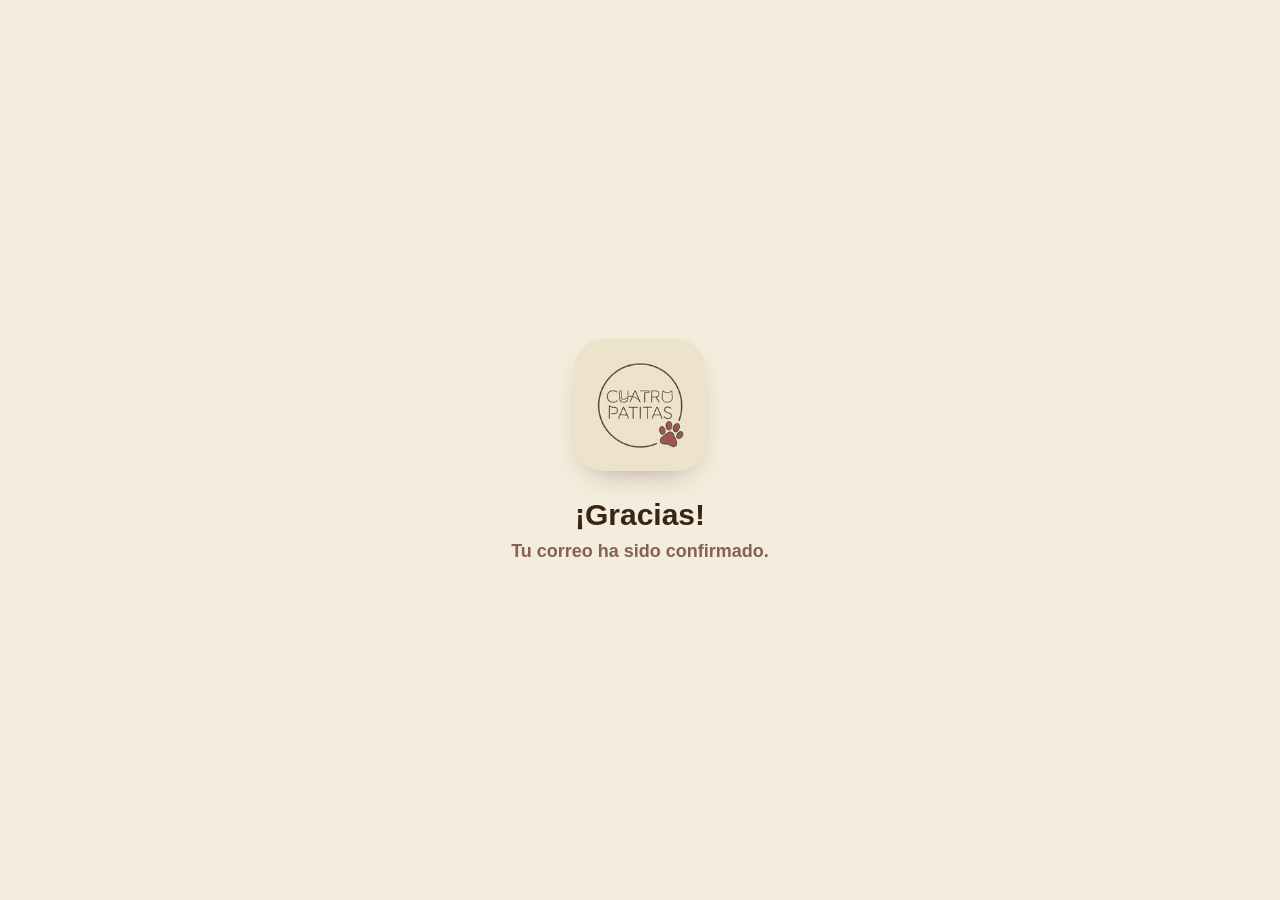
<file: confirmado.html>
<!doctype html>
<html lang="es">
<head>
<meta charset="utf-8">
<meta name="viewport" content="width=device-width, initial-scale=1, viewport-fit=cover">
<meta http-equiv="Content-Security-Policy" content="default-src 'none'; img-src 'self'; style-src 'unsafe-inline' https://fonts.googleapis.com; font-src https://fonts.gstatic.com; script-src 'sha256-tMSxFNbRFv1+alBz00aslHQyE8HnRxnS0cH7ggd0tZA='; base-uri 'none'; form-action 'none'">
<meta name="robots" content="noindex">
<meta name="referrer" content="no-referrer">
<title>Cuatro Patitas · Correo confirmado</title>
<link rel="icon" type="image/png" href="assets/icono.png">
<link rel="stylesheet" href="https://fonts.googleapis.com/css2?family=Quicksand:wght@600;700&display=swap">
<style>
  :root { --paper: #f4ecdc; --ink: #3a2418; --muted: #86624f; }
  * { box-sizing: border-box; margin: 0; }
  html, body { height: 100%; }
  body {
    display: grid; place-items: center; padding: 24px max(24px, env(safe-area-inset-left)) 24px max(24px, env(safe-area-inset-right));
    background: var(--paper); color: var(--ink); text-align: center;
    font-family: 'Quicksand', 'Nunito', -apple-system, 'Segoe UI', sans-serif;
  }
  main { display: grid; justify-items: center; gap: 22px; }
  img { width: 132px; height: 132px; border-radius: 30px; box-shadow: 0 12px 30px -16px rgba(58, 36, 24, .45); }
  h1 { font-size: 30px; font-weight: 700; line-height: 1.2; }
  p { margin-top: 8px; font-size: 18px; font-weight: 600; color: var(--muted); }
  [hidden] { display: none !important; }
</style>
</head>
<body>
<main>
  <a href="./" aria-label="Abrir Cuatro Patitas"><img src="assets/icono.png" alt="Cuatro Patitas" width="132" height="132"></a>
  <div id="ok"><h1>¡Gracias!</h1><p>Tu correo ha sido confirmado.</p></div>
  <div id="error" hidden><h1>Este enlace ya no sirve</h1><p>Ya se usó o venció.</p></div>
</main>
<script>
  // Supabase avisa en la dirección si el enlace venció o ya se usó; el código de un solo uso no queda a la vista
  var fallo = /error/.test(location.hash + location.search);
  document.getElementById('ok').hidden = fallo;
  document.getElementById('error').hidden = !fallo;
  try { history.replaceState(null, '', location.pathname); } catch (e) {}
</script>
</body>
</html>
</file>
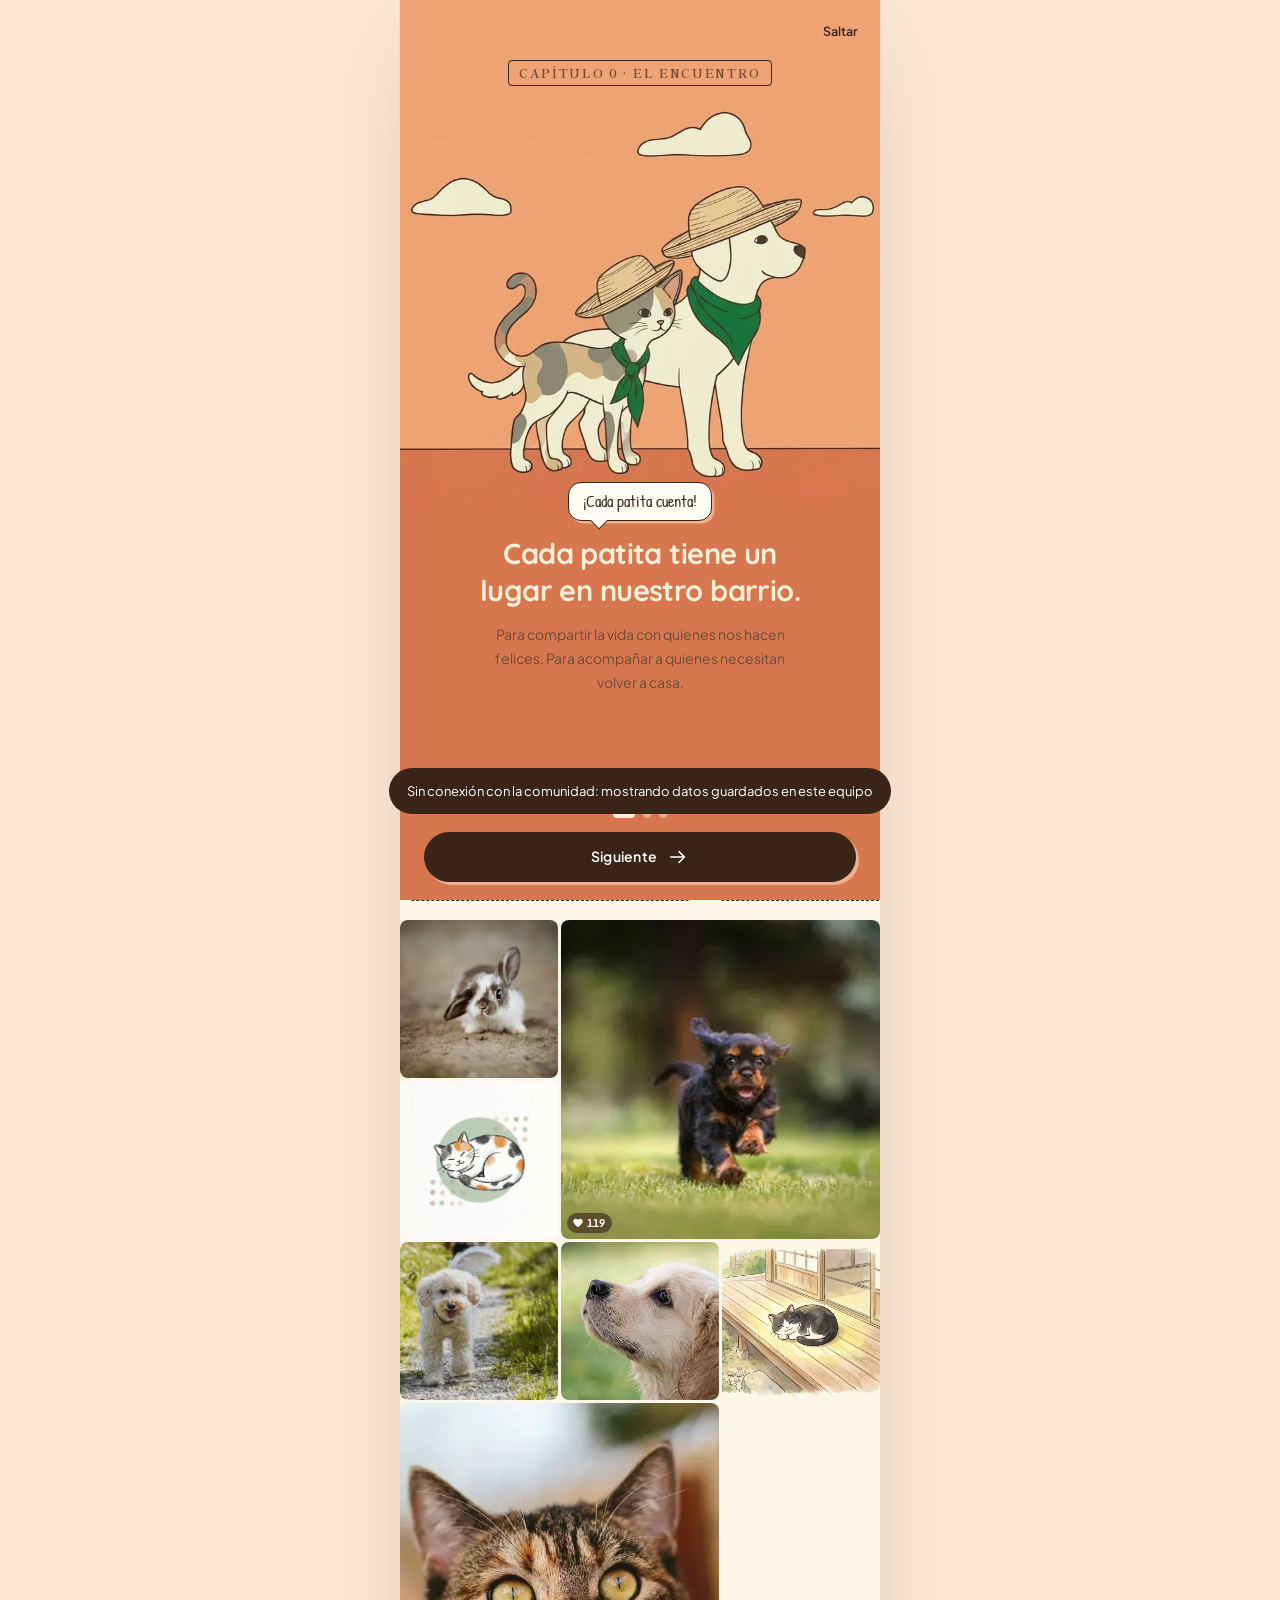
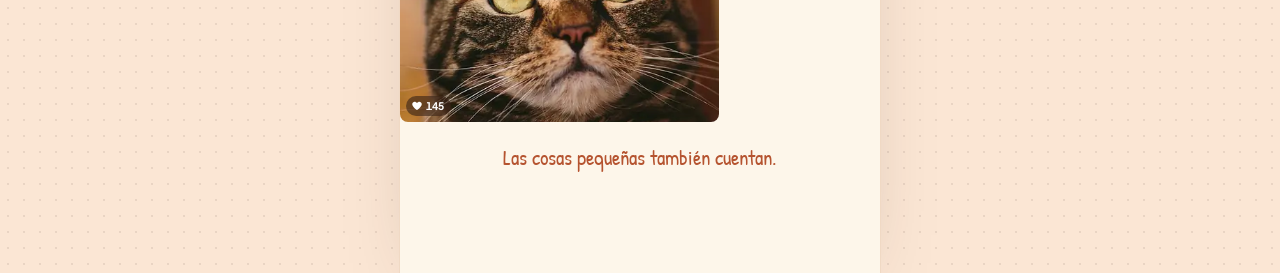
<file: dev.html>
<!doctype html>
<html lang="es">
<head>
<meta charset="utf-8">
<meta name="viewport" content="width=device-width, initial-scale=1, viewport-fit=cover">
<title>Cuatro Patitas · Cada patita cuenta</title>
<meta name="description" content="Mascotas perdidas, vistas y encontradas en Santa Cruz de la Sierra. Un cuaderno de barrio con estilo japonés.">
<meta name="theme-color" content="#c8653f">
<meta name="mobile-web-app-capable" content="yes">
<meta name="apple-mobile-web-app-capable" content="yes">
<link rel="preconnect" href="https://fonts.googleapis.com">
<link rel="preconnect" href="https://fonts.gstatic.com" crossorigin>
<link href="https://fonts.googleapis.com/css2?family=Shippori+Mincho:wght@500;700&family=Patrick+Hand&family=Quicksand:wght@600;700&family=Plus+Jakarta+Sans:wght@400;500;600;700&display=swap" rel="stylesheet">
<link rel="icon" type="image/png" href="assets/icono.png">
<link rel="stylesheet" href="vendor/leaflet.min.css">
<link rel="stylesheet" href="src/css/app.css">
</head>
<body>
<div id="app"></div>
<script src="vendor/vue.global.prod.min.js"></script>
<script src="vendor/leaflet.min.js"></script>
<script src="vendor/supabase.min.js"></script>
<script src="src/js/config.js"></script>
<script src="src/js/data.js"></script>
<script src="src/js/api.js"></script>
<script src="src/js/app.js"></script>
</body>
</html>
</file>
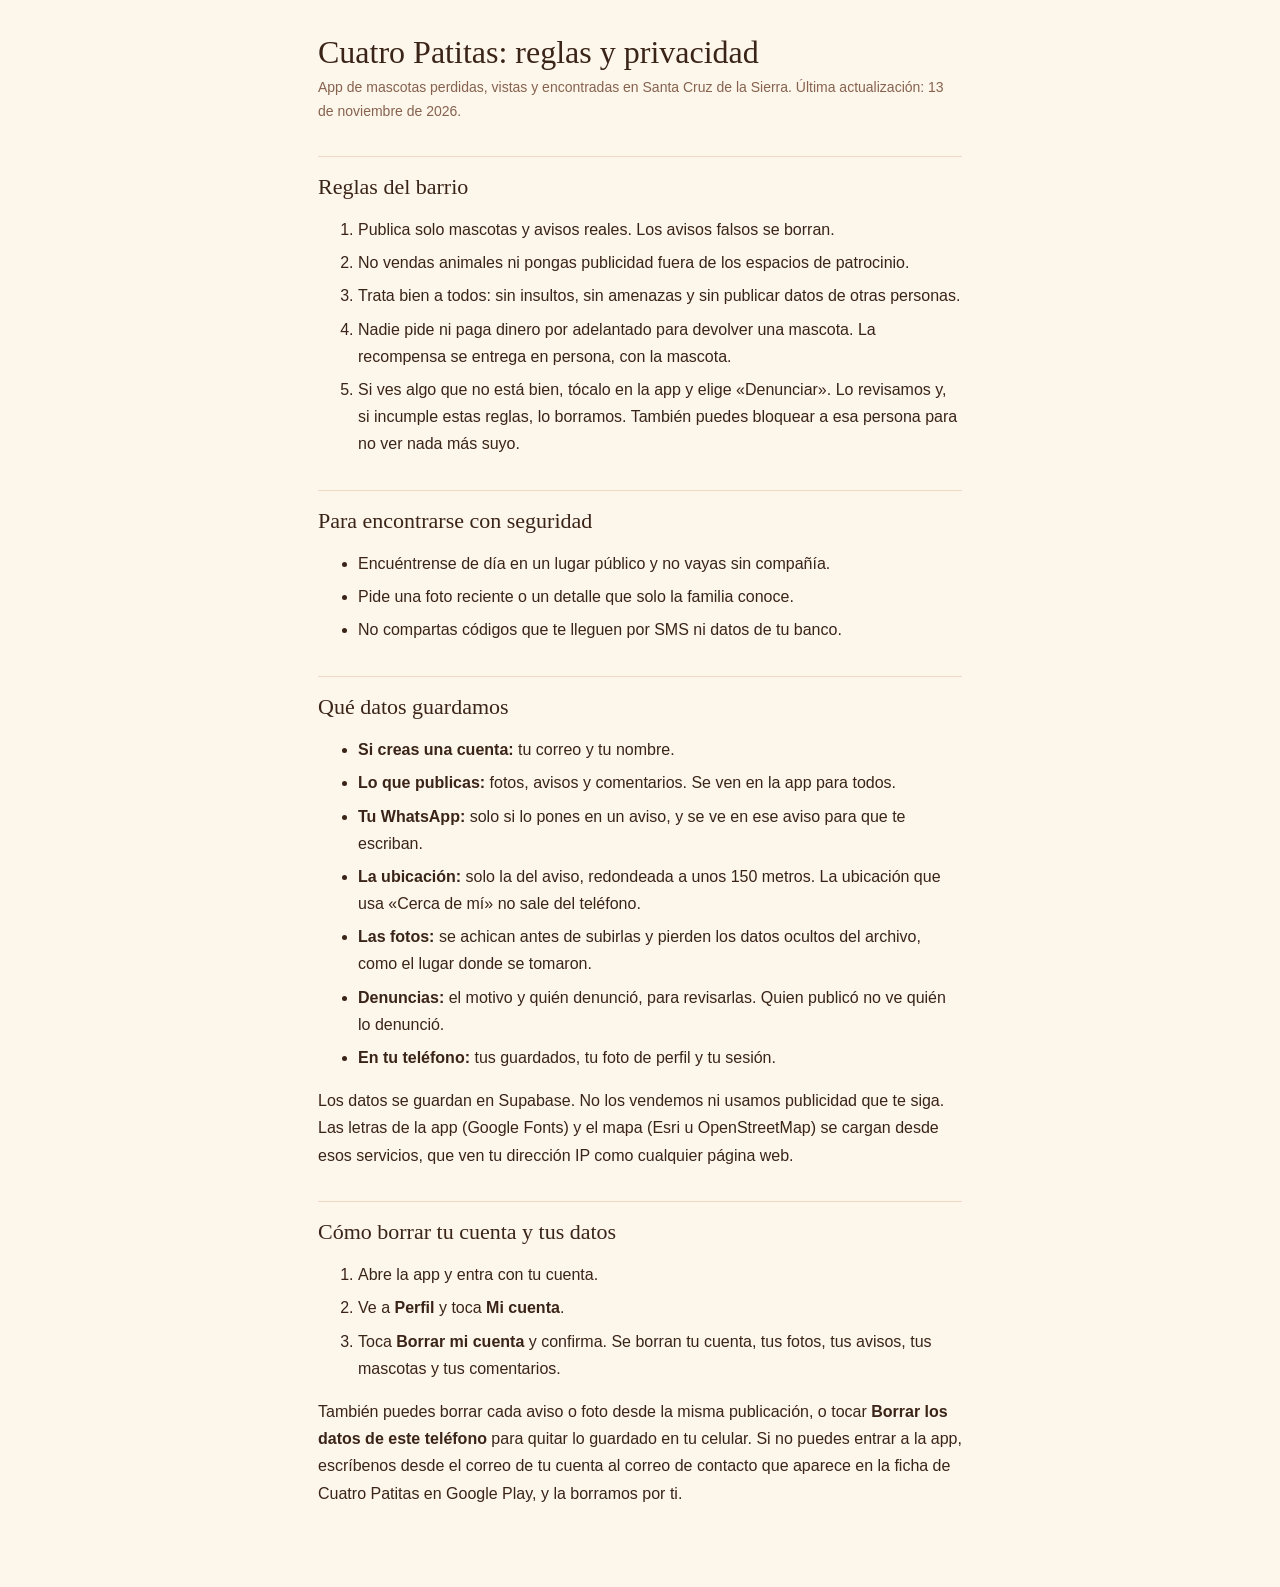
<file: privacidad.html>
<!doctype html>
<html lang="es">
<head>
<meta charset="utf-8">
<meta name="viewport" content="width=device-width, initial-scale=1">
<meta http-equiv="Content-Security-Policy" content="default-src 'none'; style-src 'unsafe-inline'; base-uri 'none'; form-action 'none'">
<title>Cuatro Patitas · Reglas y privacidad</title>
<meta name="description" content="Reglas del barrio, privacidad y cómo borrar tu cuenta en Cuatro Patitas.">
<style>
  :root { --paper: #fdf6ea; --ink: #3a2418; --muted: #86624f; --line: #f0d9c4; --accent: #b5532f; }
  * { box-sizing: border-box; }
  body { margin: 0; background: var(--paper); color: var(--ink); font: 16px/1.7 -apple-system, BlinkMacSystemFont, 'Segoe UI', sans-serif; }
  main { max-width: 680px; margin: 0 auto; padding: 32px 18px 64px; }
  h1, h2 { font-family: Georgia, 'Times New Roman', serif; font-weight: 500; line-height: 1.25; }
  h1 { font-size: 32px; margin: 0 0 4px; }
  h2 { font-size: 22px; margin: 32px 0 8px; padding-top: 16px; border-top: 1px solid var(--line); }
  .meta { color: var(--muted); font-size: 14px; margin: 0; }
  li { margin: 6px 0; }
  a { color: var(--accent); }
</style>
</head>
<body>
<main>
  <h1>Cuatro Patitas: reglas y privacidad</h1>
  <p class="meta">App de mascotas perdidas, vistas y encontradas en Santa Cruz de la Sierra. Última actualización: 13 de noviembre de 2026.</p>

  <h2>Reglas del barrio</h2>
  <ol>
    <li>Publica solo mascotas y avisos reales. Los avisos falsos se borran.</li>
    <li>No vendas animales ni pongas publicidad fuera de los espacios de patrocinio.</li>
    <li>Trata bien a todos: sin insultos, sin amenazas y sin publicar datos de otras personas.</li>
    <li>Nadie pide ni paga dinero por adelantado para devolver una mascota. La recompensa se entrega en persona, con la mascota.</li>
    <li>Si ves algo que no está bien, tócalo en la app y elige «Denunciar». Lo revisamos y, si incumple estas reglas, lo borramos. También puedes bloquear a esa persona para no ver nada más suyo.</li>
  </ol>

  <h2>Para encontrarse con seguridad</h2>
  <ul>
    <li>Encuéntrense de día en un lugar público y no vayas sin compañía.</li>
    <li>Pide una foto reciente o un detalle que solo la familia conoce.</li>
    <li>No compartas códigos que te lleguen por SMS ni datos de tu banco.</li>
  </ul>

  <h2>Qué datos guardamos</h2>
  <ul>
    <li><b>Si creas una cuenta:</b> tu correo y tu nombre.</li>
    <li><b>Lo que publicas:</b> fotos, avisos y comentarios. Se ven en la app para todos.</li>
    <li><b>Tu WhatsApp:</b> solo si lo pones en un aviso, y se ve en ese aviso para que te escriban.</li>
    <li><b>La ubicación:</b> solo la del aviso, redondeada a unos 150 metros. La ubicación que usa «Cerca de mí» no sale del teléfono.</li>
    <li><b>Las fotos:</b> se achican antes de subirlas y pierden los datos ocultos del archivo, como el lugar donde se tomaron.</li>
    <li><b>Denuncias:</b> el motivo y quién denunció, para revisarlas. Quien publicó no ve quién lo denunció.</li>
    <li><b>En tu teléfono:</b> tus guardados, tu foto de perfil y tu sesión.</li>
  </ul>
  <p>Los datos se guardan en Supabase. No los vendemos ni usamos publicidad que te siga. Las letras de la app (Google Fonts) y el mapa (Esri u OpenStreetMap) se cargan desde esos servicios, que ven tu dirección IP como cualquier página web.</p>

  <h2>Cómo borrar tu cuenta y tus datos</h2>
  <ol>
    <li>Abre la app y entra con tu cuenta.</li>
    <li>Ve a <b>Perfil</b> y toca <b>Mi cuenta</b>.</li>
    <li>Toca <b>Borrar mi cuenta</b> y confirma. Se borran tu cuenta, tus fotos, tus avisos, tus mascotas y tus comentarios.</li>
  </ol>
  <p>También puedes borrar cada aviso o foto desde la misma publicación, o tocar <b>Borrar los datos de este teléfono</b> para quitar lo guardado en tu celular. Si no puedes entrar a la app, escríbenos desde el correo de tu cuenta al correo de contacto que aparece en la ficha de Cuatro Patitas en Google Play, y la borramos por ti.</p>
</main>
</body>
</html>
</file>
<file: src/css/app.css>
/* =====================================================================
   4 PATITAS JAPÓN · app para celular
   Basado en el diseño original (referencia/original.html): editorial de inspiración
   japonesa, papel crema, tinta café, tonos salmón y terracota, sello hanko rojo,
   Shippori Mincho + Patrick Hand + Plus Jakarta Sans y garabatos a tinta.
   Mobile-first: una columna de hasta 480px; en pantallas grandes se ve como
   un cuaderno centrado sobre papel punteado. Tema único claro, a propósito.
   ===================================================================== */
:root{
  /* paleta tomada de la ilustración de la mascota: cielo salmón, suelo terracota, nubes crema, tinta café */
  --paper:#fdf6ea; --white:#fffcf5; --ink:#3a2418; --ink-light:#6e4b38; --muted:#86624f; --line:#f0d9c4;
  --pastel:#f9d3b8; --pastel-light:#fbe6d4; --pastel-dark:#efb08c;
  --green:#b5532f; --green-dark:#86391d; --yellow:#efd49b; --hanko:#c24332; --blue:#405c6d;
  --salmon:#efa274; --terracota:#d7774f; --bandana:#1b743c;
  /* colores medidos en los bordes de la ilustración: así la imagen se funde con la interfaz sin costuras */
  --sky:#efa273; --ground:#d7774f; --cream:#f6efd6; --bar:#c8653f;
  --round:'Quicksand','Nunito','Varela Round',var(--sans);
  --serif:'Shippori Mincho','Hiragino Mincho ProN','Yu Mincho',Georgia,serif;
  --hand:'Patrick Hand','Segoe Print',cursive;
  --sans:'Plus Jakarta Sans',-apple-system,BlinkMacSystemFont,'Segoe UI',sans-serif;
  --top:58px; --nav:68px; --r:14px;
  --safe-b:env(safe-area-inset-bottom,0px); --safe-t:env(safe-area-inset-top,0px);
  color-scheme:light;
}
*{box-sizing:border-box;margin:0;padding:0}
html{-webkit-text-size-adjust:100%;background:var(--pastel-light);overflow-x:clip}
body{font-family:var(--sans);font-size:15px;line-height:1.7;color:var(--ink);background:var(--pastel-light) radial-gradient(rgba(58,36,24,.09) 1.1px,transparent 1.2px) 0 0/16px 16px;-webkit-font-smoothing:antialiased;overflow-x:clip}
img{display:block;max-width:100%}
a{color:inherit;text-decoration:none}
button,input,select,textarea{font:inherit;color:inherit}
button{cursor:pointer;border:0;background:none;-webkit-tap-highlight-color:transparent}
[hidden]{display:none!important}
:focus-visible{outline:2.5px solid var(--hanko);outline-offset:3px;border-radius:6px}
h1,h2,h3{font-family:var(--serif);font-weight:500;line-height:1.28;letter-spacing:-.01em;text-wrap:balance}
.icon{width:22px;height:22px;flex-shrink:0;fill:none;stroke:currentColor;stroke-width:1.7;stroke-linecap:round;stroke-linejoin:round}

/* ---------- el "teléfono": una columna centrada ---------- */
.phone{position:relative;max-width:480px;min-height:100vh;min-height:100dvh;margin:0 auto;background:var(--paper);box-shadow:0 0 0 1px var(--line)}
@media (min-width:560px){ .phone{box-shadow:0 0 0 1px var(--line),0 30px 80px -40px rgba(58,36,24,.35)} }

/* ---------- barra superior ---------- */
.top{position:sticky;top:0;z-index:40;display:flex;align-items:center;justify-content:space-between;gap:10px;height:calc(var(--top) + var(--safe-t));padding:var(--safe-t) 16px 0;background:var(--bar);color:var(--cream);box-shadow:0 1px 0 rgba(58,36,24,.18)}
.brand{display:flex;align-items:center;gap:8px}
.wordmark{font-family:var(--round);font-weight:700;font-size:25px;line-height:1;letter-spacing:-.015em;color:var(--cream);white-space:nowrap}
/* el punto de la i es la pañoleta verde de la mascota */
.wordmark__i{position:relative;display:inline-block}
.wordmark__i::after{content:"";position:absolute;left:50%;top:.17em;width:.19em;height:.19em;margin-left:-.095em;border-radius:50%;background:var(--bandana)}
.wordmark__dot{color:var(--bandana)}
.place{display:flex;align-items:center;gap:6px;font-size:11px;line-height:1.25;text-align:right}
.place small{display:block;color:var(--cream);opacity:.85;font-size:9.5px}
.place .icon{width:16px;height:16px}
.avatar-btn{width:38px;height:38px;border-radius:50%;border:1.5px solid var(--ink);display:grid;place-items:center;background:var(--cream);color:var(--ink);overflow:hidden;font-family:var(--serif);font-weight:700}
.avatar-btn img{width:100%;height:100%;object-fit:cover}
.top__end{display:flex;align-items:center;gap:10px}

/* ---------- vistas ---------- */
.view{padding:18px 16px calc(var(--nav) + 34px + var(--safe-b));animation:enter .45s cubic-bezier(.2,.7,.2,1)}
@keyframes enter{from{opacity:0;transform:translateY(10px)}to{opacity:1;transform:none}}
.stagger>*{animation:enter .5s cubic-bezier(.2,.7,.2,1) both}
.stagger>*:nth-child(2){animation-delay:.05s}.stagger>*:nth-child(3){animation-delay:.1s}.stagger>*:nth-child(4){animation-delay:.15s}
.stagger>*:nth-child(5){animation-delay:.2s}.stagger>*:nth-child(6){animation-delay:.25s}.stagger>*:nth-child(n+7){animation-delay:.3s}

/* ---------- piezas editoriales japonesas ---------- */
.eyebrow{display:block;font-size:9.5px;font-weight:700;letter-spacing:.18em;text-transform:uppercase;color:var(--ink-light)}
.hand{font-family:var(--hand);color:var(--green);font-size:21px;line-height:1.3}
.badge{display:inline-flex;align-items:center;gap:8px;padding:4px 14px 4px 6px;background:var(--pastel);border:1.5px solid var(--ink);border-radius:24px;font-family:var(--hand);font-size:15.5px;font-weight:700;box-shadow:2px 2px 0 var(--ink);white-space:nowrap}
.badge__ico{width:28px;height:28px;border-radius:50%;background:var(--paper);border:1.2px dashed var(--ink);display:grid;place-items:center}
.badge__ico .icon{width:16px;height:16px}
.bubble{position:relative;display:inline-block;background:var(--white);border:1.6px solid var(--ink);border-radius:13px;padding:5px 14px;font-family:var(--hand);font-size:16px;box-shadow:2.5px 2.5px 0 var(--pastel-dark)}
.bubble--tail::after{content:'';position:absolute;bottom:-7px;left:24px;width:11px;height:11px;background:var(--white);border-right:1.6px solid var(--ink);border-bottom:1.6px solid var(--ink);transform:rotate(45deg)}
.jp-tag{display:inline-block;font-family:var(--serif);font-size:12px;font-weight:700;letter-spacing:.14em;padding:2px 10px;background:var(--pastel);border:1px solid var(--ink);border-radius:4px;color:var(--ink-light)}
.sketch{background:url("data:image/svg+xml,%3Csvg xmlns='http://www.w3.org/2000/svg' width='80' height='8' viewBox='0 0 80 8'%3E%3Cpath d='M2 5 Q 20 1, 40 5 T 78 5' fill='none' stroke='%232a3128' stroke-width='2' stroke-linecap='round'/%3E%3C/svg%3E") repeat-x bottom/56px 6px;padding-bottom:7px;-webkit-box-decoration-break:clone;box-decoration-break:clone}
.hanko{display:inline-grid;place-items:center;width:34px;height:34px;border:2px solid var(--hanko);border-radius:6px;color:var(--hanko);font-family:var(--serif);font-weight:700;font-size:12px;line-height:1.05;text-align:center;background:rgba(194,67,50,.06);transform:rotate(-4deg);flex-shrink:0;letter-spacing:-.05em}
.hanko .icon{width:18px;height:18px;stroke-width:1.8}
.hanko--sm .icon{width:14px;height:14px}
.hanko--sm{width:26px;height:26px;font-size:10px;border-width:1.5px}
.rule{height:1px;background:var(--line);border:0;margin:22px 0}
.wave{display:block;width:100%;height:10px;color:var(--ink);opacity:.8}
.dashed-ring{border-radius:50%;border:1.5px dashed rgba(58,36,24,.45);padding:3px;background:var(--pastel)}

/* ---------- botones ---------- */
.btn{display:inline-flex;align-items:center;justify-content:center;gap:10px;min-height:48px;padding:12px 22px;border-radius:28px;background:var(--ink);color:#fff;border:1.5px solid var(--ink);font-weight:600;font-size:14px;letter-spacing:.02em;box-shadow:3px 3px 0 var(--pastel-dark);transition:transform .15s,box-shadow .15s}
.btn:active{transform:translate(2px,2px);box-shadow:1px 1px 0 var(--pastel-dark)}
.btn--light{background:var(--white);color:var(--ink)}
.btn--green{background:var(--green);border-color:var(--green-dark)}
.btn--sm{min-height:40px;padding:8px 15px;font-size:13px}
.btn--full{width:100%}
.btn:disabled{opacity:.5;pointer-events:none}
.link{display:inline-flex;align-items:center;gap:10px;min-height:40px;font-size:13.5px;font-weight:600;border-bottom:1px solid currentColor}
.chip{display:inline-flex;align-items:center;gap:7px;min-height:38px;padding:6px 13px;border-radius:20px;border:1px solid var(--line);background:var(--white);font-size:12.5px;white-space:nowrap}
.chip.on{background:var(--ink);border-color:var(--ink);color:#fff}
.chip__n{font-size:10.5px;font-weight:700;opacity:.6;font-variant-numeric:tabular-nums}
.chip__av{width:24px;height:24px;border-radius:50%;overflow:hidden;margin-left:-6px;background:var(--pastel-light);flex-shrink:0}
.chip__av img{width:100%;height:100%;object-fit:cover}
.dot{width:7px;height:7px;border-radius:50%;background:var(--c);flex-shrink:0}
.status{display:inline-flex;align-items:center;gap:6px;min-height:22px;padding:1px 8px;font-size:10.5px;font-weight:700;background:var(--bg);color:var(--fg);border-radius:3px;white-space:nowrap}
.status b{font-family:var(--serif);font-weight:700;opacity:.8}

/* ---------- títulos de sección ---------- */
.heading{display:flex;justify-content:space-between;align-items:flex-end;gap:12px;margin:30px 0 8px}
.heading h2{font-size:24px;margin-top:4px}

/* tarjeta de aviso */
.report{display:flex;align-items:center;gap:13px;width:100%;text-align:left;padding:13px 0;border-bottom:1px solid var(--line)}
.report__img{width:70px;height:74px;border-radius:8px;overflow:hidden;flex-shrink:0;background:var(--pastel-light);border:1px solid var(--line)}
.report__img img{width:100%;height:100%;object-fit:cover}
.report > div{flex:1;min-width:0}
.report strong{display:block;font-size:15px;margin-top:3px;overflow:hidden;text-overflow:ellipsis;white-space:nowrap}
.report p{font-size:11.5px;color:var(--muted)}
.report > .icon{width:18px;color:var(--muted)}
.blank{width:100%;height:100%;display:grid;place-items:center;color:var(--ink-light)}
.blank .icon{width:46%;height:46%;stroke-width:1.3}

/* ---------- avisos: mapa y lista ---------- */
.view-head h1{font-size:30px;line-height:1.3;margin:10px 0 8px}
.view-head p{font-size:13px;color:var(--muted)}
.view-head--art{position:relative}
.view-head--art h1,.view-head--art p{padding-right:104px}
.view-head__art{position:absolute;right:-6px;top:30px;width:108px;height:auto;pointer-events:none;animation:sniff 3.2s ease-in-out infinite}
/* el perrito se balancea contento con su volante */
.view-head__art--wag{animation:wag 2.6s ease-in-out infinite;transform-origin:50% 95%}
@keyframes wag{0%,100%{transform:rotate(0)}30%{transform:rotate(2.5deg)}60%{transform:rotate(-2deg)}}
/* estado vacío de guardados: la gatita espera con su marcador */
.empty__art{width:170px;height:auto;margin:0 auto 6px;animation:wag 3s ease-in-out infinite;transform-origin:50% 95%}
@keyframes sniff{0%,100%{transform:rotate(0)}50%{transform:rotate(-3deg) translateY(1px)}}
@media (prefers-reduced-motion:reduce){.view-head__art{animation:none}}
.filters{display:flex;gap:6px;overflow-x:auto;scrollbar-width:none;margin:16px -16px 0;padding:0 16px 2px}
.filters::-webkit-scrollbar{display:none}
.search{display:flex;align-items:center;gap:10px;min-height:46px;padding:0 14px;margin-top:12px;background:var(--white);border:1px solid var(--line);border-radius:24px}
.search input{border:0;outline:0;background:none;width:100%;font-size:16px}
.search .icon{width:18px;color:var(--muted)}
.seg{display:grid;grid-template-columns:1fr 1fr;margin-top:12px;border:1.5px solid var(--ink);border-radius:24px;overflow:hidden}
.seg button{min-height:42px;display:flex;align-items:center;justify-content:center;gap:8px;font-size:13px;font-weight:600}
.seg button.on{background:var(--green);color:#fff}
.mapbox{position:relative;isolation:isolate;/* el mapa (z-index de Leaflet 400-1000) queda siempre debajo de las hojas */margin:14px -16px 0;height:min(62vh,520px);border-block:1px solid var(--line);background:var(--pastel-light)}
.map{position:absolute;inset:0;z-index:1}
.map__tag{position:absolute;z-index:500;top:10px;left:10px;background:var(--white);border:1px solid var(--line);padding:5px 10px;font-size:9px;letter-spacing:.12em;font-weight:700;border-radius:3px}
.map__me{position:absolute;z-index:500;right:10px;bottom:14px}
.map__hint{position:absolute;z-index:500;left:50%;top:10px;transform:translateX(-50%);max-width:calc(100% - 140px)}
.tiles{filter:saturate(.6) sepia(.28) hue-rotate(-10deg) brightness(1.03) contrast(.95)}
.pin{width:46px;height:46px;background:#fff;padding:3px;border:2.2px solid var(--c);border-radius:50% 50% 50% 4px;transform:rotate(-45deg);box-shadow:2px 2px 0 rgba(58,36,24,.18)}
.pin img,.pin .blank{width:100%!important;height:100%!important;border-radius:50%;object-fit:cover;transform:rotate(45deg);max-width:none!important}
.pin .blank{background:var(--bg)}
.pin .blank .icon{width:24px;height:24px}
.pin.lost{animation:pulse 2.4s ease-in-out infinite}
@keyframes pulse{50%{box-shadow:0 0 0 7px rgba(194,67,50,.14),2px 2px 0 rgba(58,36,24,.18)}}
.me-dot{width:18px;height:18px;border-radius:50%;background:var(--blue);border:3px solid #fff;box-shadow:0 0 0 6px rgba(64,92,109,.25)}
.ring-label{font:700 9.5px/1 var(--sans);letter-spacing:.08em;color:var(--ink-light);background:var(--paper);padding:3px 6px;border-radius:3px;white-space:nowrap;transform:translate(-50%,-50%);display:inline-block}
.zone-label{font:600 11px/1 var(--sans);color:var(--ink-light);white-space:nowrap;transform:translate(-50%,-50%)}
.river-label{font:16px/1 var(--hand);color:var(--blue);white-space:nowrap;transform:translate(-50%,-50%) rotate(-82deg);display:inline-block}
.leaflet-container{font-family:var(--sans)}
.leaflet-control-attribution{font-size:9px!important}
.leaflet-bar{border:1px solid var(--line)!important;border-radius:6px!important;box-shadow:none!important}
.leaflet-bar a{color:var(--ink)!important}
.leaflet-top.leaflet-left{top:44px}
.peek{position:absolute;z-index:600;left:10px;right:10px;bottom:12px;display:flex;align-items:center;gap:12px;padding:10px;background:var(--white);border:1.5px solid var(--ink);border-radius:var(--r);box-shadow:3px 3px 0 var(--pastel-dark);text-align:left;animation:up .3s cubic-bezier(.2,.7,.2,1)}
@keyframes up{from{transform:translateY(20px);opacity:0}}
.peek .report__img{width:58px;height:58px}
.peek strong{display:block;font-size:14.5px}
.peek p{font-size:11px;color:var(--muted)}
.map-note{font-size:10.5px;color:var(--muted);margin-top:10px}

/* ---------- hojas (detalle, cuenta, publicar) ---------- */
.sheet-bg{position:fixed;inset:0;z-index:70;background:rgba(58,36,24,.45);animation:fade .25s}
@keyframes fade{from{opacity:0}}
.sheet{position:fixed;z-index:71;left:50%;bottom:0;width:100%;max-width:480px;max-height:94dvh;transform:translateX(-50%);background:var(--paper);border-radius:20px 20px 0 0;overflow-y:auto;overscroll-behavior:contain;animation:sheet .38s cubic-bezier(.2,.8,.2,1);padding-bottom:calc(24px + var(--safe-b))}
@keyframes sheet{from{transform:translate(-50%,100%)}}
.sheet__grab{position:sticky;top:0;z-index:3;display:flex;justify-content:center;padding:8px 0 4px;background:linear-gradient(var(--paper) 70%,transparent)}
.sheet__grab i{width:42px;height:4px;border-radius:4px;background:var(--line)}
.sheet__x{position:absolute;top:12px;right:12px;z-index:4;width:40px;height:40px;border-radius:50%;background:var(--white);border:1.5px solid var(--ink);display:grid;place-items:center}
.sheet__body{padding:6px 18px 0}
.detail-photo{width:100%;aspect-ratio:4/3;object-fit:cover;background:var(--pastel-light)}
.detail-photo.blank{display:grid}
.detail h2{font-size:30px;margin:10px 0 6px}
.meta{font-size:12px;color:var(--muted)}
.kv{display:grid;grid-template-columns:auto 1fr;gap:6px 16px;font-size:13.5px;margin-top:14px;padding-top:12px;border-top:1px solid var(--line)}
.kv dt{font-size:9.5px;font-weight:700;letter-spacing:.14em;text-transform:uppercase;color:var(--muted);padding-top:3px}
.actions{display:flex;flex-wrap:wrap;gap:8px;margin-top:18px}
.iconbtn{display:inline-flex;align-items:center;justify-content:center;gap:6px;min-width:44px;min-height:44px;padding:0 12px;border-radius:22px;border:1px solid var(--line);background:var(--white);font-size:12.5px;font-weight:600}
.iconbtn.on{background:var(--pastel);border-color:var(--ink)}
.iconbtn.on .icon{fill:var(--pastel-dark)}
.match{display:flex;align-items:center;gap:10px;width:100%;text-align:left;padding:9px;border:1.5px solid var(--ink);border-radius:var(--r);background:var(--pastel-light);margin-top:8px}
.match .report__img{width:46px;height:46px;border-radius:50%}
.comments{margin-top:22px;padding-top:16px;border-top:1px solid var(--line)}
.comments h3{font-size:21px}
.comment{position:relative;font-size:13.5px;margin-top:10px;padding:9px 38px 9px 13px;background:var(--white);border:1px solid var(--line);border-radius:14px 14px 14px 4px}
.comment-form{display:flex;gap:8px;margin-top:12px}
.input{width:100%;min-height:46px;padding:11px 13px;border:1px solid var(--line);border-radius:10px;background:var(--white);font-size:16px;outline:none}
.input:focus{border-color:var(--ink)}
textarea.input{min-height:96px;resize:vertical}

/* ---------- publicar ---------- */
.form{display:grid;gap:16px;margin-top:16px}
.field{display:grid;gap:6px}
.field>label,.field>span{font-size:12.5px;font-weight:700}
.field small{font-size:11px;color:var(--muted);font-weight:500}
.types{display:grid;grid-template-columns:repeat(3,1fr);gap:8px}
.types button{min-height:74px;border:1px solid var(--line);border-radius:12px;background:var(--white);display:flex;flex-direction:column;align-items:center;justify-content:center;gap:5px;font-size:12px;font-weight:600}
.types button.on{background:var(--bg);color:var(--fg);border:1.5px solid var(--ink);box-shadow:2px 2px 0 var(--ink)}
.species{display:flex;gap:6px;flex-wrap:wrap}
.photo-drop{position:relative;display:flex;flex-direction:column;align-items:center;justify-content:center;gap:6px;min-height:150px;border:1.5px dashed #9fae98;border-radius:12px;background:var(--white);overflow:hidden;cursor:pointer;text-align:center}
.photo-drop img{width:100%;max-height:240px;object-fit:cover}
.photo-drop input{position:absolute;inset:0;opacity:0;cursor:pointer}
.photo-drop strong{font-size:13.5px}
.photo-drop span{font-size:11px;color:var(--muted)}
.pickmap{isolation:isolate;height:220px;border-radius:12px;overflow:hidden;border:1px solid var(--line)}
.grid2{display:grid;grid-template-columns:1fr 1fr;gap:12px}
.error{background:#f7e4dc;color:#863d2c;padding:10px 12px;border-radius:8px;font-size:13px}

/* ---------- cuaderno ---------- */
.tabs{display:flex;gap:22px;border-block:1px solid var(--line);margin:16px 0 22px;overflow-x:auto;scrollbar-width:none}
.tabs button{min-height:46px;font-size:13px;border-bottom:2px solid transparent;white-space:nowrap}
.tabs button.on{border-color:var(--green);font-weight:700}
.post{margin-bottom:26px;padding-bottom:20px;border-bottom:1px solid var(--line)}
.post__head{display:flex;align-items:center;gap:10px;margin-bottom:12px}
.post__head .report__img{width:38px;height:38px;border-radius:50%}
.post__head strong{display:block;font-size:13px}
.post__head small{display:block;font-size:10.5px;color:var(--muted)}
.post__photo{display:block;width:100%;border-radius:12px;overflow:hidden;background:var(--pastel-light);border:1px solid var(--line)}
.post__photo img{width:100%;aspect-ratio:4/3;object-fit:cover}
.post__photo .blank{aspect-ratio:4/3}
.post__bar{display:flex;align-items:center;gap:16px;margin-top:8px}
.post__bar>*{display:flex;align-items:center;gap:6px;min-height:42px;font-size:12px}
.post__bar>:last-child{margin-left:auto}
.post__bar .on{color:var(--hanko)}
.post__bar .on .icon{fill:#f7e4dc}
.post h2{font-size:23px;margin:6px 0 4px}
.post p{font-size:14px;line-height:1.8}
.traits{display:flex;flex-wrap:wrap;gap:6px;margin-top:10px}
.traits span{font-size:11px;padding:2px 10px;border:1px solid var(--line);border-radius:12px;background:var(--white)}

/* ---------- vacíos ---------- */
.empty{text-align:center;padding:30px 16px;border:1.5px dashed var(--line);border-radius:var(--r);background:var(--white);margin-top:10px}
.empty img{width:150px;margin:0 auto 12px;border-radius:50%}
.empty h2{font-size:23px}
.empty p{font-size:13px;color:var(--muted);margin:10px auto 16px;max-width:300px}

/* ---------- barra inferior ---------- */
.nav{position:fixed;z-index:50;left:50%;bottom:0;transform:translateX(-50%);width:100%;max-width:480px;display:grid;grid-template-columns:repeat(4,1fr);align-items:end;padding:6px 6px calc(6px + var(--safe-b));background:rgba(255,252,245,.97);border-top:1px solid var(--line)}
.nav a{display:flex;flex-direction:column;align-items:center;gap:2px;padding:6px 0;font-size:10.5px;color:var(--ink-light);border-radius:12px}
.nav a.on{color:var(--green-dark);font-weight:700;background:var(--pastel-light)}
.nav a.on .icon{color:var(--green)}
.nav a.plus .plus{width:46px;height:46px;border-radius:50%;background:var(--green);color:#fff;display:grid;place-items:center;border:1.5px solid var(--green-dark);box-shadow:2px 2px 0 var(--pastel-dark);margin-top:-18px}
.nav a.plus .plus .icon{width:24px;height:24px;stroke-width:2.2;color:#fff}
.nav a.plus.on{background:none}
.nav__me{width:24px;height:24px;border-radius:50%;object-fit:cover;border:1.5px solid currentColor}

/* ---------- bienvenida ---------- */
.welcome{position:fixed;inset:0;z-index:90;background:var(--pastel-light) radial-gradient(rgba(58,36,24,.09) 1.1px,transparent 1.2px) 0 0/16px 16px;display:flex;flex-direction:column;max-width:480px;margin:0 auto;padding:calc(14px + var(--safe-t)) 0 calc(18px + var(--safe-b))}
.welcome__slides{flex:1;display:flex;overflow-x:auto;scroll-snap-type:x mandatory;scrollbar-width:none}
.welcome__slides::-webkit-scrollbar{display:none}
.slide{flex:0 0 100%;scroll-snap-align:center;display:flex;flex-direction:column;align-items:center;justify-content:center;gap:14px;padding:0 24px;text-align:center}
.slide img{width:min(82%,330px);height:auto;border-radius:16px;mask-image:radial-gradient(ellipse 62% 60% at 50% 50%,#000 60%,transparent 100%);-webkit-mask-image:radial-gradient(ellipse 62% 60% at 50% 50%,#000 60%,transparent 100%)}
.slide__text{display:flex;flex-direction:column;align-items:center;gap:14px}
.welcome{transition:background-color .4s}
.welcome.poster{background:linear-gradient(var(--sky) 50%,var(--ground) 50%)}
.slide:not(.slide--poster){background:var(--pastel-light) radial-gradient(rgba(58,36,24,.09) 1.1px,transparent 1.2px) 0 0/16px 16px}
.slide--poster{justify-content:flex-start;gap:0;padding:0;background:var(--sky)}
.slide--poster .jp-tag{margin:46px 0 4px;background:transparent;border-color:var(--ink)}
.slide--poster img{width:100%;height:auto;max-width:none;border-radius:0;mask-image:none;-webkit-mask-image:none}
.slide--poster .slide__text{flex:1;align-self:stretch;background:var(--ground);padding:6px 24px 0}
.slide--poster h1{color:var(--cream);font-family:var(--round);font-weight:700;letter-spacing:-.02em}
.slide--poster p{color:var(--cream)}
.slide--poster .bubble{margin-top:-28px}
.welcome.poster .dots i{background:rgba(246,239,214,.45)}
.welcome.poster .dots i.on{background:var(--cream)}
.slide h1{font-size:29px}
.slide p{font-size:14px;color:var(--ink-light);max-width:320px}
.welcome__foot{display:flex;flex-direction:column;align-items:center;gap:14px;padding:0 24px}
.dots{display:flex;gap:8px}
.dots i{width:8px;height:8px;border-radius:50%;background:var(--pastel-dark);transition:.3s}
.dots i.on{width:22px;border-radius:5px;background:var(--green)}
.skip{position:absolute;top:calc(12px + var(--safe-t));right:16px;font-size:12.5px;font-weight:600;min-height:40px;padding:0 6px}

/* ---------- cuenta ---------- */
.eauth{display:grid;gap:12px;margin-top:14px}
.eauth__tabs{display:grid;grid-template-columns:1fr 1fr;border:1.5px solid var(--ink);border-radius:24px;overflow:hidden}
.eauth__tabs button{min-height:42px;font-size:13px;font-weight:600}
.eauth__tabs button.on{background:var(--green);color:#fff}
.eauth__pass{position:relative}
.eauth__pass .input{padding-right:50px}
.eauth__eye{position:absolute;right:4px;top:50%;transform:translateY(-50%);width:42px;height:42px;display:grid;place-items:center}
.ok{background:#e6eddf;color:#405637;padding:10px 12px;border-radius:8px;font-size:13px}
.textlink{font-size:13px;font-weight:600;text-decoration:underline;text-underline-offset:3px;justify-self:center;min-height:40px}
.faq{border-top:1px solid var(--line);margin-top:10px}
.faq details{border-bottom:1px solid var(--line)}
.faq summary{display:flex;justify-content:space-between;gap:14px;padding:15px 0;font-size:14px;cursor:pointer;list-style:none}
.faq summary::-webkit-details-marker{display:none}
.faq summary::after{content:'+';font-size:20px;line-height:1;transition:transform .2s}
.faq details[open] summary::after{transform:rotate(45deg)}
.faq details p{font-size:13px;color:var(--muted);padding-bottom:16px}

.toast{position:fixed;z-index:120;left:50%;bottom:calc(var(--nav) + 18px + var(--safe-b));transform:translateX(-50%);max-width:calc(100% - 32px);width:max-content;background:var(--ink);color:#fff;padding:12px 18px;border-radius:24px;font-size:13px;text-align:center;animation:up .3s}
.live{display:inline-block;width:7px;height:7px;border-radius:50%;background:var(--green);margin-right:5px;vertical-align:middle;animation:blink 1.8s ease-in-out infinite}
@keyframes blink{50%{opacity:.3}}

@media (prefers-reduced-motion:reduce){*,*::before,*::after{animation:none!important;transition:none!important}}
.top .live{background:var(--cream)}

/* =====================================================================
   INICIO SOCIAL · AGREGAR · PERFIL
   ===================================================================== */

/* ---------- Inicio: pestañas, cuadrícula de fotos y patrocinios ---------- */
.view--feed{padding-top:0}
.feedbar{position:sticky;top:calc(var(--top) + var(--safe-t));z-index:30;display:flex;align-items:stretch;margin:0 -16px;background:var(--paper);border-bottom:1px solid var(--line)}
.feedtabs{flex:1;display:grid;grid-template-columns:repeat(3,1fr)}
.feedtabs button{min-height:48px;font-size:14px;color:var(--ink-light);border-bottom:3px solid transparent}
.feedtabs button.on{color:var(--ink);font-weight:700;border-bottom-color:var(--bar)}
.feedbar__search{width:52px;display:grid;place-items:center;border-left:1px solid var(--line)}
.feedbar__search.on{color:var(--hanko)}
.view--feed>.search{margin-top:12px}
.lostrow{margin-top:14px}
.lostrow__head{display:flex;align-items:center;justify-content:space-between;gap:12px}
.lostrow__head .link{min-height:32px;font-size:12px}
.lostrow__list{display:flex;gap:12px;overflow-x:auto;scrollbar-width:none;margin:6px -16px 0;padding:2px 16px 4px}
.lostrow__list::-webkit-scrollbar{display:none}
.lost{display:flex;flex-direction:column;align-items:center;gap:4px;width:64px;flex-shrink:0}
.lost__ring{width:60px;height:60px;border-radius:50%;padding:2px;border:2.2px solid var(--hanko);background:var(--white);overflow:hidden}
.lost__ring img,.lost__ring .blank{width:100%;height:100%;border-radius:50%;object-fit:cover}
.lost__name{max-width:64px;font-size:11px;line-height:1.3;overflow:hidden;text-overflow:ellipsis;white-space:nowrap}
.square{display:grid;grid-template-columns:repeat(3,minmax(0,1fr));grid-auto-flow:row dense;gap:3px;margin:12px -16px 0}
.tile{position:relative;aspect-ratio:1;overflow:hidden;border-radius:8px;background:var(--pastel-light)}
.tile img{width:100%;height:100%;object-fit:cover;transition:transform .3s}
.tile:active img{transform:scale(.97)}
.tile--big{grid-column:1 / span 2;grid-row:span 2}
.tile--r{grid-column:2 / span 2}
.tile__likes{position:absolute;left:6px;bottom:6px;display:none;align-items:center;gap:3px;padding:1px 7px 1px 5px;border-radius:12px;background:rgba(58,36,24,.62);color:#fff;font-size:10.5px;font-weight:700;font-variant-numeric:tabular-nums}
.tile__likes .icon{width:12px;height:12px;fill:#fff;stroke:none}
.tile--big .tile__likes{display:inline-flex}
.square__ads{grid-column:1 / -1;margin:10px 0 8px}
.ads__head{padding:0 16px}
.ads__row{display:flex;gap:10px;overflow-x:auto;scroll-snap-type:x mandatory;scrollbar-width:none;padding:8px 16px 8px}
.ads__row::-webkit-scrollbar{display:none}
.view--feed>.ads{margin:18px -16px 0}
.ad{flex:0 0 min(80%,300px);scroll-snap-align:start;display:grid;grid-template-columns:54px 1fr;grid-template-rows:auto auto 1fr auto;column-gap:12px;align-items:start;text-align:left;padding:12px 14px 12px 12px;border:1.5px solid var(--ink);border-radius:14px;background:var(--white);box-shadow:3px 3px 0 var(--pastel-dark)}
.ad--slot{border-style:dashed;box-shadow:none;background:var(--pastel-light)}
.ad__img{grid-row:1 / 5;width:54px;height:54px;border-radius:12px;overflow:hidden;display:grid;place-items:center;background:var(--pastel);color:var(--green-dark)}
.ad__img img{width:100%;height:100%;object-fit:cover}
.ad__kind{font-size:9.5px;font-weight:700;letter-spacing:.14em;text-transform:uppercase;color:var(--ink-light)}
.ad strong{font-family:var(--serif);font-size:16px;line-height:1.3}
.ad__text{font-size:12px;line-height:1.45;color:var(--muted);margin-top:2px}
.ad__cta{display:inline-flex;align-items:center;gap:6px;margin-top:8px;font-size:12px;font-weight:700;color:var(--green-dark)}
.ad__cta .icon{width:15px;height:15px}
.empty .empty__wide{width:100%;max-width:320px;border-radius:12px;margin:0 auto 12px}
.feed__end{text-align:center;margin-top:22px}

/* ---------- Avisos: cuaderno ---------- */
.notebook{margin-top:18px}
.post__head .status{margin-left:auto}
.post__head>div{min-width:0}
.post__reward{margin-top:6px;font-size:13px;color:var(--hanko)}

/* ---------- Agregar ---------- */
.choice{display:grid;grid-template-columns:1fr 1fr;gap:10px;margin-top:18px}
.choice button{position:relative;display:grid;align-content:start;justify-items:start;gap:3px;text-align:left;padding:14px;border:1px solid var(--line);border-radius:14px;background:var(--white);min-height:128px;transition:box-shadow .15s,background-color .15s}
.choice button.on{border:1.5px solid var(--ink);background:var(--pastel);box-shadow:3px 3px 0 var(--ink)}
.choice__ico{width:38px;height:38px;border-radius:50%;display:grid;place-items:center;background:var(--paper);border:1.2px dashed var(--ink);margin-bottom:6px}
.choice strong{font-family:var(--serif);font-size:18px}
.choice__text{font-size:12px;line-height:1.45;color:var(--ink-light)}
.choice__hint{text-align:center;margin-top:26px}
.photo-drop--square{min-height:220px}
.photo-drop--square img{max-height:none;aspect-ratio:1}
.petpick{display:flex;gap:6px;flex-wrap:wrap}
.field small .textlink{font-size:inherit;min-height:0}

/* ---------- Perfil ---------- */
.me{display:flex;align-items:center;gap:16px;margin-top:16px}
.me__avatar{position:relative;flex-shrink:0;width:92px;height:92px;border-radius:50%;border:2px solid var(--ink);background:var(--pastel);display:grid;place-items:center;cursor:pointer;font-family:var(--serif);font-size:38px;font-weight:700;box-shadow:3px 3px 0 var(--pastel-dark)}
.me__avatar>img{width:100%;height:100%;border-radius:50%;object-fit:cover}
.me__avatar>.icon{width:40px;height:40px;stroke-width:1.4}
.me__avatar input{position:absolute;inset:0;opacity:0;cursor:pointer}
.me__avatar:focus-within{outline:2.5px solid var(--hanko);outline-offset:3px}
.me__cam{position:absolute;right:-2px;bottom:-2px;width:30px;height:30px;border-radius:50%;background:var(--ink);color:#fff;display:grid;place-items:center;border:2px solid var(--paper)}
.me__cam .icon{width:15px;height:15px}
.me__id{min-width:0}
.me__id h1{font-size:26px;overflow-wrap:anywhere}
.me__stats{display:flex;flex-wrap:wrap;gap:4px 14px;margin-top:6px;font-size:12px;color:var(--muted)}
.me__stats b{color:var(--ink);font-size:15px;font-variant-numeric:tabular-nums}
.me__actions{display:flex;flex-wrap:wrap;gap:8px;margin-top:16px}
.me__actions .btn{box-shadow:2px 2px 0 var(--pastel-dark)}
.me__edit{margin-top:14px;padding:14px;background:var(--white);border:1px solid var(--line);border-radius:12px}
.me__edit .btn{justify-self:start}
.albums{display:grid;grid-template-columns:repeat(2,minmax(0,1fr));gap:18px 14px;margin-top:6px}
.album{display:grid;gap:1px;text-align:left;min-width:0}
.album__cover{position:relative;display:grid;place-items:center;aspect-ratio:1;margin:0 6px 8px 0;border-radius:10px;border:1.5px solid var(--ink);background:var(--white);box-shadow:3px 3px 0 -1.5px var(--white),3px 3px 0 0 var(--ink),6px 6px 0 -1.5px var(--pastel-light),6px 6px 0 0 var(--ink)}
.album__cover>img{width:100%;height:100%;object-fit:cover;border-radius:9px}
.album__cover .blank{border-radius:9px;background:var(--pastel-light)}
.album strong{font-family:var(--serif);font-size:16px;overflow:hidden;text-overflow:ellipsis;white-space:nowrap}
.album small{font-size:11.5px;color:var(--muted)}
.album--add .album__cover{border-style:dashed;background:var(--pastel-light);box-shadow:none;color:var(--ink-light)}
.album--add .album__cover>.icon{width:34px;height:34px}
.album--add .album__art{object-fit:contain;padding:10px}
.minigrid{display:grid;grid-template-columns:repeat(3,minmax(0,1fr));gap:3px}
.minigrid button{aspect-ratio:1;overflow:hidden;border-radius:6px;background:var(--pastel-light)}
.minigrid img{width:100%;height:100%;object-fit:cover}

/* ---------- Hoja de publicación ---------- */
.postsheet__pet{display:flex;align-items:center;gap:10px;width:100%;padding:4px 60px 12px 16px;text-align:left}
.postsheet__pet .report__img{width:42px;height:42px;border-radius:50%}
.postsheet__pet strong{display:block;font-family:var(--serif);font-size:18px;line-height:1.2}
.postsheet__pet small{display:block;font-size:11px;color:var(--green-dark);font-weight:600}
.postsheet__photo{width:100%;max-height:72vh;object-fit:cover;background:var(--pastel-light)}
.postsheet__row{display:flex;align-items:center;justify-content:space-between;gap:12px;margin-top:12px;padding-bottom:12px;border-bottom:1px solid var(--line)}
.postsheet__who{display:grid;min-width:0}
.postsheet__who b{color:var(--green-dark);font-size:15px;overflow:hidden;text-overflow:ellipsis;white-space:nowrap}
.postsheet__who .meta{display:inline-flex;align-items:center;gap:4px}
.postsheet__who .icon{width:13px;height:13px;fill:currentColor;stroke:none}
.postsheet__btns{display:flex;gap:6px;flex-shrink:0}
.roundbtn{width:42px;height:42px;border-radius:50%;border:1.5px solid var(--ink);display:grid;place-items:center;background:var(--white)}
.roundbtn .icon{width:19px;height:19px}
.roundbtn.on{background:var(--pastel)}
.roundbtn.on .icon{fill:var(--hanko);color:var(--hanko)}
.caption{margin-top:12px;font-size:14.5px;line-height:1.75;overflow-wrap:anywhere}
.tag{display:inline;padding:0 1px;color:var(--blue);font-weight:600}
.postsheet__del{display:inline-flex;align-items:center;gap:6px;margin-top:10px;color:var(--hanko)}
.postsheet__del .icon{width:16px;height:16px}
@media (max-width:370px){.postsheet__row{flex-wrap:wrap}.roundbtn{width:40px;height:40px}}

/* =====================================================================
   ENTRADA: cuenta o invitado
   ===================================================================== */
/* debajo de las hojas (70), para poder abrir las reglas desde la entrada */
.gate{position:fixed;z-index:65;inset:0;max-width:480px;margin:0 auto;overflow-y:auto;overscroll-behavior:contain;background:var(--paper);animation:fade .3s}
/* el suelo terracota de la ilustración sigue de borde a borde aunque la imagen sea más angosta */
.gate__poster{--art:min(24vh,240px);display:grid;justify-items:center;padding-top:calc(16px + var(--safe-t));background:linear-gradient(to top,var(--ground) calc(var(--art) * .132),var(--sky) 0)}
.gate__poster img{width:auto;max-width:100%;height:var(--art);-webkit-mask-image:linear-gradient(to right,transparent,#000 9%,#000 91%,transparent);mask-image:linear-gradient(to right,transparent,#000 9%,#000 91%,transparent)}
.gate__brand{color:var(--ink);font-size:28px}
.gate__card{position:relative;margin-top:-22px;padding:20px 20px calc(28px + var(--safe-b));display:grid;gap:10px;background:var(--paper);border-radius:22px 22px 0 0}
.gate__card .jp-tag{justify-self:start}
.gate__card h1{font-size:30px;margin-top:4px}
.gate__card .eauth{margin-top:4px}
.gate__or{display:flex;align-items:center;gap:12px;margin:2px 0;font-size:12px;color:var(--muted)}
.gate__or::before,.gate__or::after{content:"";flex:1;height:1px;background:var(--line)}
.gate__guest{list-style:none;display:grid;gap:6px;margin-top:4px;font-size:12.5px;line-height:1.5;color:var(--ink-light)}
.gate__guest li{display:flex;align-items:flex-start;gap:8px}
.gate__guest .icon{width:16px;height:16px;margin-top:2px}
.gate__guest .yes .icon{color:var(--bandana)}
.gate__guest .no .icon{color:var(--hanko)}
.eauth__offline{padding:9px 12px;border-radius:8px;background:#f7efcf;color:#62572f;font-size:12.5px;line-height:1.5}
.needs{display:flex;align-items:flex-start;gap:10px;margin-top:14px;padding:12px 14px;border:1.5px solid var(--ink);border-radius:12px;background:var(--pastel-light);box-shadow:2px 2px 0 var(--pastel-dark)}
.needs .icon{color:var(--hanko);margin-top:1px}
.needs p{font-size:13.5px;line-height:1.55}
.choice__lock{position:absolute;top:10px;right:10px;display:inline-flex;align-items:center;gap:4px;padding:1px 8px;border:1px solid var(--line);border-radius:12px;background:var(--white);font-size:10.5px;font-weight:700;color:var(--hanko)}
.choice__lock .icon{width:12px;height:12px}
.locked{display:grid;justify-items:center;gap:10px;margin-top:18px;padding:22px 18px;text-align:center;border:1.5px dashed var(--line);border-radius:var(--r);background:var(--white)}
.locked h2{font-size:22px}
.locked p{max-width:320px;font-size:13px;color:var(--muted)}
.locked .btn{max-width:320px}
.locked__ico{width:52px;height:52px;display:grid;place-items:center;border-radius:50%;border:1.5px solid var(--ink);background:var(--pastel);color:var(--hanko)}
.me__avatar--guest{cursor:default;background:var(--pastel-light)}
.perks{display:grid;gap:10px;margin-top:18px;padding:16px;border:1.5px solid var(--ink);border-radius:14px;background:var(--white);box-shadow:3px 3px 0 var(--pastel-dark)}
.perks ul{list-style:none;display:grid;gap:8px;margin-bottom:4px}
.perks li{display:flex;align-items:center;gap:10px;font-size:13.5px;line-height:1.45}
.perks__ico{width:30px;height:30px;flex-shrink:0;display:grid;place-items:center;border-radius:50%;background:var(--pastel-light)}
.perks__ico .icon{width:16px;height:16px}
.comment-lock{margin-top:12px;font-size:13px}

/* =====================================================================
   SEGURIDAD: denuncias, estafas, privacidad
   ===================================================================== */
.comment__flag{position:absolute;top:3px;right:3px;width:34px;height:34px;display:grid;place-items:center;color:var(--muted);border-radius:50%}
.comment__flag .icon{width:15px;height:15px}
.report-flag{display:inline-flex;align-items:center;gap:6px;margin-top:14px;color:var(--muted);font-weight:500}
.report-flag .icon{width:15px;height:15px}
.safety{display:flex;align-items:flex-start;gap:10px;margin-top:16px;padding:11px 13px;border-radius:10px;background:#f7efcf;color:#62572f;font-size:12.5px;line-height:1.5}
.safety .icon{width:19px;height:19px;margin-top:1px}
.field-note{display:flex;align-items:center;gap:8px;margin-top:-8px;font-size:11.5px;color:var(--muted)}
.field-note .icon{width:15px;height:15px;color:var(--bandana)}
.gate__legal{font-size:11.5px;color:var(--muted);line-height:1.5}
.gate__legal .textlink{font-size:inherit;min-height:0;padding:0;font-weight:600}
.rowlink{display:flex;align-items:center;gap:10px;width:100%;min-height:52px;margin-top:6px;border-bottom:1px solid var(--line);text-align:left;font-size:14px}
.rowlink span{flex:1}
.rowlink .icon:last-child{width:17px;color:var(--muted)}
.privacy-actions{display:grid;justify-items:start;gap:2px;margin-top:8px}
.privacy-actions .textlink{justify-self:start;text-align:left}
.textlink.danger{color:var(--hanko)}
.reasons{display:grid;gap:6px}
.reasons button{display:flex;align-items:center;gap:10px;min-height:46px;padding:0 14px;border:1px solid var(--line);border-radius:12px;background:var(--white);font-size:14px;text-align:left}
.reasons i{width:18px;height:18px;border-radius:50%;border:1.5px solid var(--ink);flex-shrink:0}
.reasons button.on{border-color:var(--ink);background:var(--pastel-light)}
.reasons button.on i{background:var(--hanko);box-shadow:inset 0 0 0 3px var(--white)}
.check{display:flex;align-items:flex-start;gap:10px;font-size:13.5px;line-height:1.5;cursor:pointer}
.check input{width:20px;height:20px;margin-top:1px;accent-color:var(--hanko);flex-shrink:0}
.reglas h2{font-size:28px;margin:14px 0 2px}
.reglas h3{font-size:18px;margin:20px 0 6px}
.reglas ol,.reglas ul{display:grid;gap:6px;padding-left:20px;font-size:14px}
.reglas p{font-size:14px;margin-top:8px}
</file>
